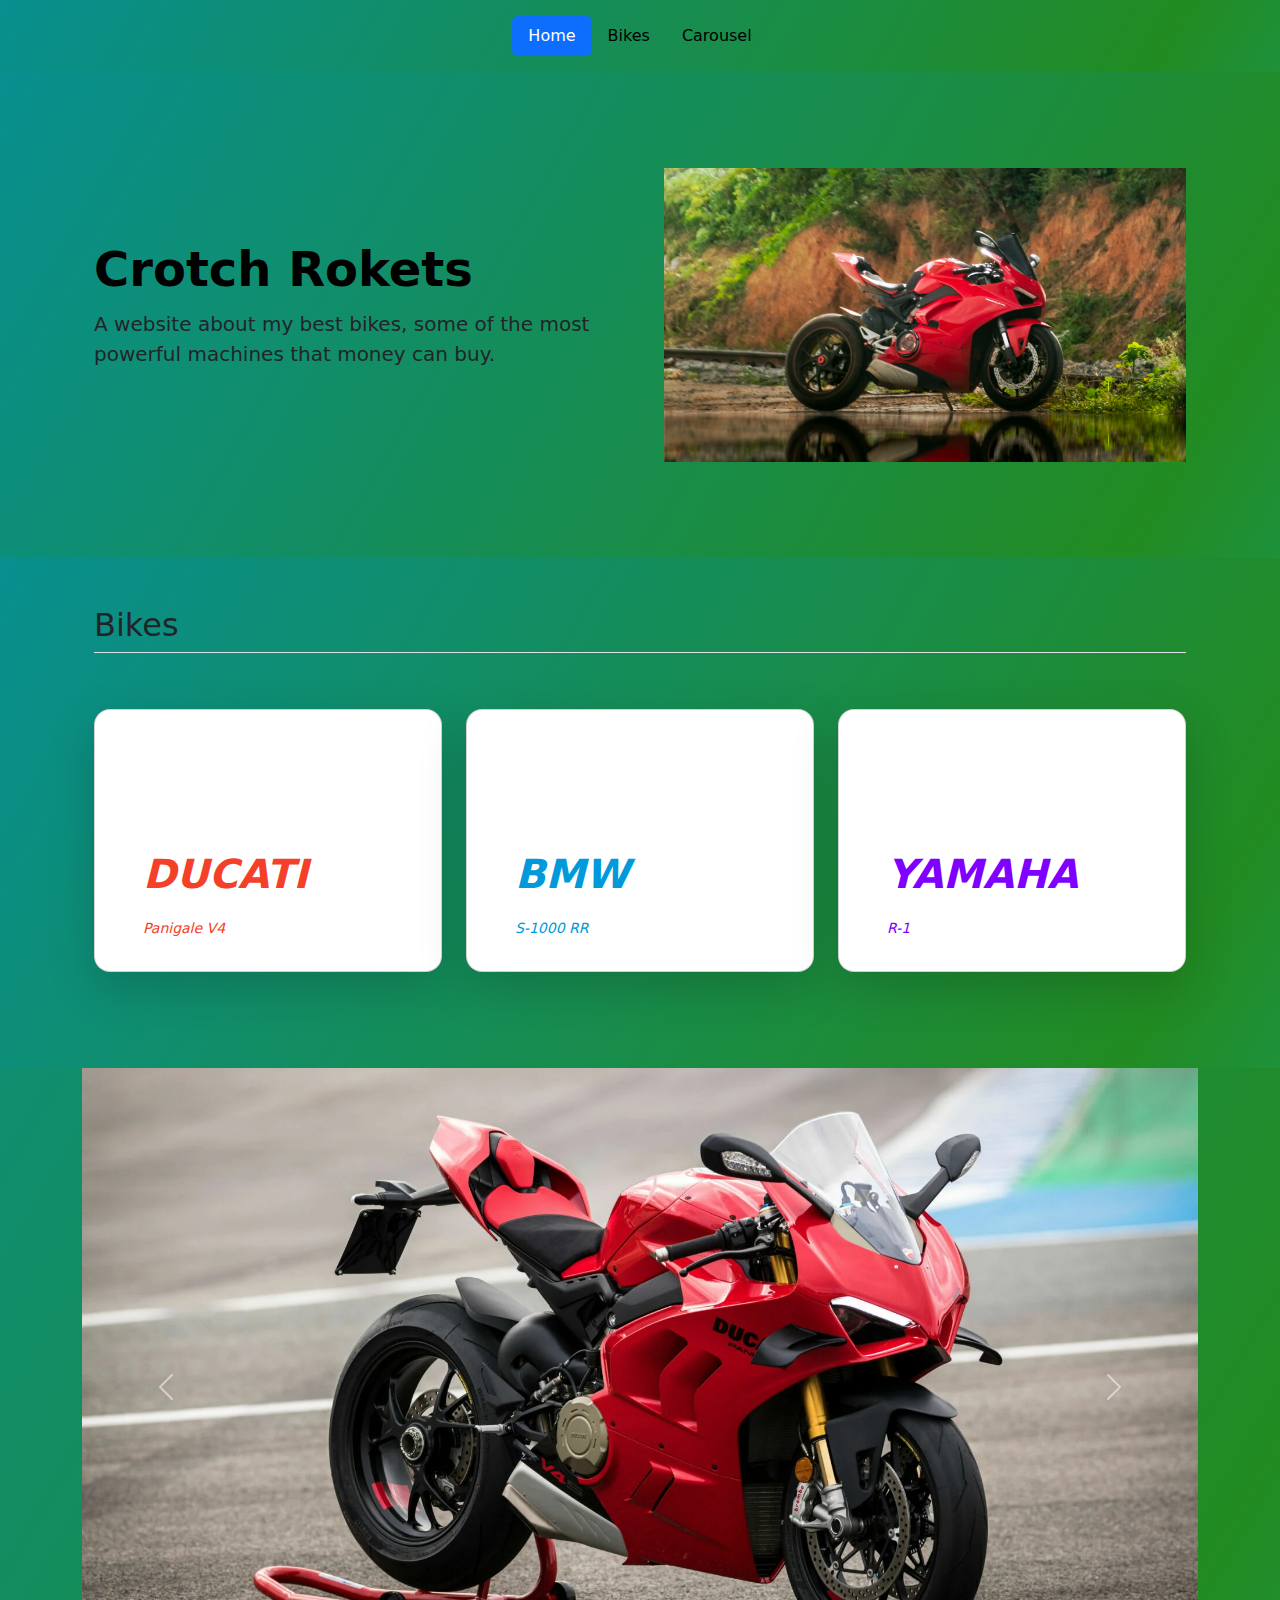
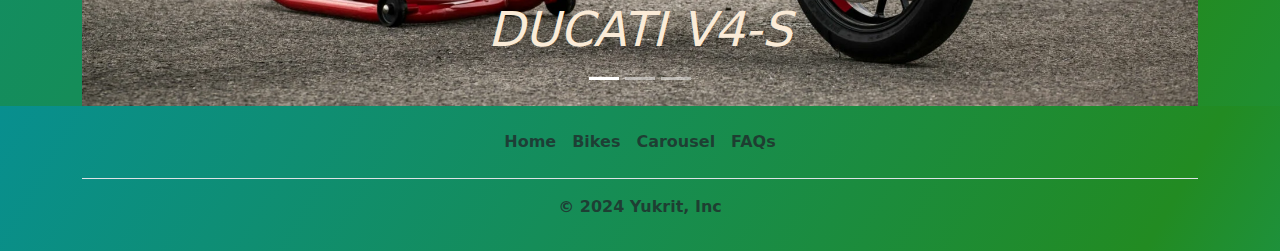
<file: index.html>
<!DOCTYPE html>
<html lang="eu">
    <head>
        <meta charset="UTF-8"/>
        <title>The Website</title>
        <link href="https://cdn.jsdelivr.net/npm/bootstrap@5.3.3/dist/css/bootstrap.min.css" rel="stylesheet" integrity="sha384-QWTKZyjpPEjISv5WaRU9OFeRpok6YctnYmDr5pNlyT2bRjXh0JMhjY6hW+ALEwIH" crossorigin="anonymous">
        <link 
        rel="stylesheet"
        href="./style.css"
        />
    </head>
    <body>
        <section>
                <header class="d-flex justify-content-center py-3 gradient-background">
                  <ul class="nav nav-pills">
                    <li class="nav-item"><a href="./index.html" class="nav-link active" aria-current="page">Home</a></li>
                    <li class="nav-item"><a href="#bikes" class="nav-link" style="color: black;">Bikes</a></li>
                    <li class="nav-item"><a href="#carousel" class="nav-link" style="color: black;">Carousel</a></li>
                  </ul>
                </header>
        </section>

        <section class="gradient-background">
            <div class="container col-xxl-8 px-4 py-5">
                <div class="row flex-lg-row-reverse align-items-center g-5 py-5">
                  <div class="col-10 col-sm-8 col-lg-6">
                    <img src="./images/v41.png" class="d-block mx-lg-auto img-fluid" alt="panigale-V4" width="600px" height="800px" loading="lazy">
                  </div>
                  <div class="col-lg-6">
                    <h1 class="display-5 fw-bold text-body-emphasis lh-1 mb-3">Crotch Rokets</h1>
                    <p class="lead">A website about my best bikes, some of the most powerful machines that money can buy.</p>
                    <div class="d-grid gap-2 d-md-flex justify-content-md-start">
                    </div>
                  </div>
                </div>
              </div>
        </section>

        <section id="bikes" class="gradient-background">
            <div class="container px-4 py-5" id="custom-cards">
                <h2 class="pb-2 border-bottom">Bikes</h2>
            
                <a href="./assets/dv4.html"><div class="row row-cols-1 row-cols-lg-3 align-items-stretch g-4 py-5">
                  <div class="col">
                    <div class="card card-cover h-100 overflow-hidden text-bg-dark rounded-4 shadow-lg" style="background-image: url('./images/v4.png');">
                      <div class="d-flex flex-column h-100 p-5 pb-3 text-white text-shadow-1">
                        <h3 class="pt-5 mt-5 mb-4 display-6 lh-1 fw-bold" style="font-style: italic; color: #f54029;">DUCATI</h3>
                        <ul class="d-flex list-unstyled mt-auto">
                          <li class="d-flex align-items-center">
                            <small style="color: #f54029; font-style: italic;">Panigale V4</small>
                          </li>
                        </ul>
                      </div>
                    </div>
                  </div></a>
                
            
                  <a href="./assets/BMW.html"><div class="col">
                    <div class="card card-cover h-100 overflow-hidden text-bg-dark rounded-4 shadow-lg" style="background-image: url('./images/v4.png');">
                      <div class="d-flex flex-column h-100 p-5 pb-3 text-white text-shadow-1">
                        <h3 class="pt-5 mt-5 mb-4 display-6 lh-1 fw-bold" style="font-style: italic; color: #009ADA;">BMW</h3>
                        <ul class="d-flex list-unstyled mt-auto">
                          <li class="d-flex align-items-center">
                            <small style="color: #009ADA; font-style: italic;">S-1000 RR</small>
                          </li>
                        </ul>
                      </div>
                    </div>
                  </div></a>
                  
            
                  <a href="./assets/R1.html"> <div class="col">
                    <div class="card card-cover h-100 overflow-hidden text-bg-dark rounded-4 shadow-lg" style="background-image: url('./images/v4.png');">
                      <div class="d-flex flex-column h-100 p-5 pb-3 text-shadow-1">
                        <h3 class="pt-5 mt-5 mb-4 display-6 lh-1 fw-bold" style="font-style: italic; color: #7F00FF;">YAMAHA</h3>
                        <ul class="d-flex list-unstyled mt-auto">
                          <li class="d-flex align-items-center me-3">
                            <small style="font-style: italic; color: #7F00FF;">R-1</small>
                          </li>
                        </ul>
                      </div>
                    </div>
                  </div>
                </div>
              </div></a>
                 
        </section>

        <section id="carousel">
            <div class="container"><div id="carouselExampleCaptions" class="carousel slide">
                <div class="carousel-indicators">
                  <button type="button" data-bs-target="#carouselExampleCaptions" data-bs-slide-to="0" class="active" aria-current="true" aria-label="Slide 1"></button>
                  <button type="button" data-bs-target="#carouselExampleCaptions" data-bs-slide-to="1" aria-label="Slide 2"></button>
                  <button type="button" data-bs-target="#carouselExampleCaptions" data-bs-slide-to="2" aria-label="Slide 3"></button>
                </div>
                <div class="carousel-inner">
                  <div class="carousel-item active">
                    <img src="./images/dv41.png" class="d-block w-100" alt="Ducati v4">
                    <div class="carousel-caption d-none d-md-block">
                      <h5 style="font-style: italic; color: antiquewhite; font-size: 3rem;">DUCATI V4-S</h5>
                    </div>
                  </div>
                  <div class="carousel-item">
                    <img src="./images/bmw.png" class="d-block w-100" alt="BMW S-1000">
                    <div class="carousel-caption d-none d-md-block">
                        <h5 style="font-style: italic; color:antiquewhite; font-size: 3rem;">BMW S-1000RR</h5>
                    </div>
                  </div>
                  <div class="carousel-item">
                    <img src="./images/r1.png" class="d-block w-100" alt="Yamaha r1">
                    <div class="carousel-caption d-none d-md-block">
                      <h5 style="font-style: italic; color:antiquewhite; font-size: 3rem;">BMW S-1000RR</h5>
                    </div>
                  </div>
                </div>
                <button class="carousel-control-prev" type="button" data-bs-target="#carouselExampleCaptions" data-bs-slide="prev">
                  <span class="carousel-control-prev-icon" aria-hidden="true"></span>
                  <span class="visually-hidden">Previous</span>
                </button>
                <button class="carousel-control-next" type="button" data-bs-target="#carouselExampleCaptions" data-bs-slide="next">
                  <span class="carousel-control-next-icon" aria-hidden="true"></span>
                  <span class="visually-hidden">Next</span>
                </button>
              </div>
        </section>
    </div>
            

        <section class="gradient-background" id="footer">
            <div class="container">
                <footer class="py-3 my-0">
                  <ul class="nav justify-content-center border-bottom pb-3 mb-3">
                    <li class="nav-item"><a href="./index.html" class="nav-link px-2 text-body-secondary">Home</a></li>
                    <li class="nav-item"><a href="#bikes" class="nav-link px-2 text-body-secondary">Bikes</a></li>
                    <li class="nav-item"><a href="#carousel" class="nav-link px-2 text-body-secondary">Carousel</a></li>
                    <li class="nav-item"><a href="#" class="nav-link px-2 text-body-secondary">FAQs</a></li>
                  </ul>
                  <p class="text-center text-body-secondary">© 2024 Yukrit, Inc</p>
                </footer>
              </div>
        </section>


        <script src="https://cdn.jsdelivr.net/npm/bootstrap@5.3.3/dist/js/bootstrap.bundle.min.js" integrity="sha384-YvpcrYf0tY3lHB60NNkmXc5s9fDVZLESaAA55NDzOxhy9GkcIdslK1eN7N6jIeHz" crossorigin="anonymous"></script>
    </body>
</html>
</file>
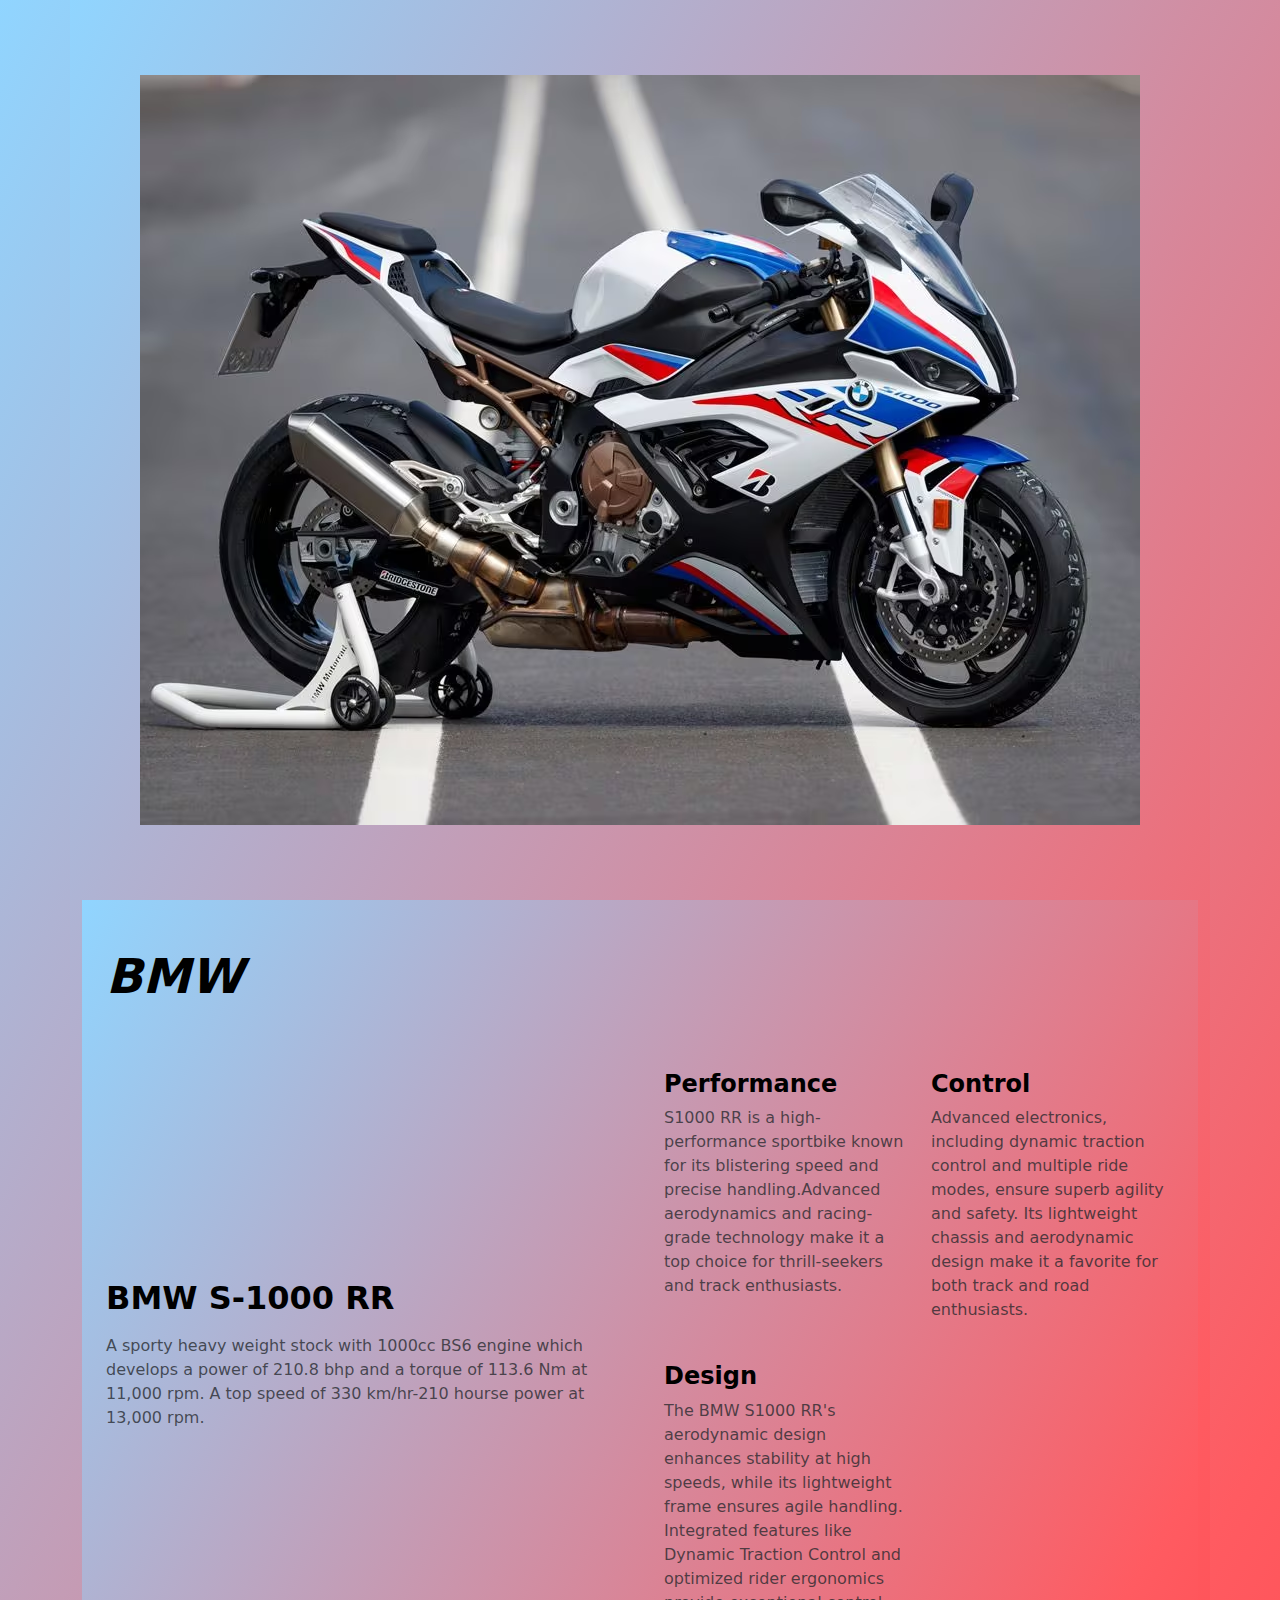
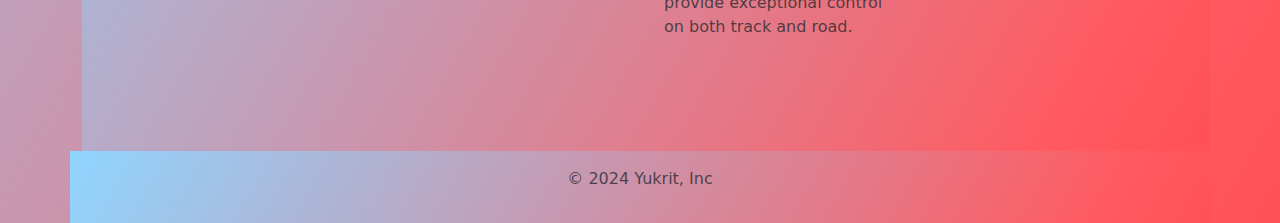
<file: assets/BMW.html>
<!DOCTYPE html>
<html lang="en">
<head>
    <meta charset="UTF-8">
    <meta name="viewport" content="width=device-width, initial-scale=1.0">
    <title>BMW S-1000RR</title>
    <link href="https://cdn.jsdelivr.net/npm/bootstrap@5.3.3/dist/css/bootstrap.min.css" rel="stylesheet" integrity="sha384-QWTKZyjpPEjISv5WaRU9OFeRpok6YctnYmDr5pNlyT2bRjXh0JMhjY6hW+ALEwIH" crossorigin="anonymous">
    <style>
        body{
            background: linear-gradient(300deg, red, #FF5B61, #90d5ff);
        background-size: 180% 180%;
        animation: gradient-animation 18s ease infinite;
        }

        .s1{
            display: flex;
            justify-content: center;
            align-items: center;
            height: 100vh;
        }

        .container{
        background: linear-gradient(300deg, red, #FF5B61, #90d5ff);
        background-size: 180% 180%;
        animation: gradient-animation 18s ease infinite;
        }
    </style>
</head>
<body>
        <div class="container">
        <div class="img s1"><img src="../images/bmw1.png"/></div>
        <div class="about" id="abt">
            <div class="container px-4 py-5">
                <h2 class="pb-2" style="font-size: 3rem; color: black; font-weight: bold; font-style: italic;">BMW</h2>
            
                <div class="row row-cols-1 row-cols-md-2 align-items-md-center g-5 py-5">
                  <div class="col d-flex flex-column align-items-start gap-2">
                    <h2 class="fw-bold text-body-emphasis" style="font-size: 2rem;">BMW S-1000 RR</h2>
                    <p class="text-body-secondary">A sporty heavy weight stock with 1000cc BS6 engine which develops a power of 210.8 bhp and a torque of 113.6 Nm at 11,000 rpm. 
                        A top speed of 330 km/hr-210 hourse power at 13,000 rpm.
                    </p>
                  </div>
            
                  <div class="col">
                    <div class="row row-cols-1 row-cols-sm-2 g-4">
                      <div class="col d-flex flex-column gap-2">
                        
                        <h4 class="fw-semibold mb-0 text-body-emphasis">Performance</h4>
                        <p class="text-body-secondary"> S1000 RR is a high-performance sportbike known for its blistering speed and precise handling.Advanced aerodynamics and racing-grade technology make it a top choice for thrill-seekers and track enthusiasts.</p>
                      </div>
            
                      <div class="col d-flex flex-column gap-2">
                        <h4 class="fw-semibold mb-0 text-body-emphasis">Control</h4>
                        <p class="text-body-secondary"> Advanced electronics, including dynamic traction control and multiple ride modes, ensure superb agility and safety. Its lightweight chassis and aerodynamic design make it a favorite for both track and road enthusiasts.</p>
                      </div>
            
                      <div class="col d-flex flex-column gap-2">
                        <h4 class="fw-semibold mb-0 text-body-emphasis">Design</h4>
                        <p class="text-body-secondary"> The BMW S1000 RR's aerodynamic design enhances stability at high speeds, while its lightweight frame ensures agile handling. Integrated features like Dynamic Traction Control and optimized rider ergonomics provide exceptional control on both track and road.</p>
                      </div>
                      </div>
                    </div>
                  </div>
                </div>
              </div>
        </div>
    </div>
    
    <section class="gradient-background" id="footer">
      <div class="container">
          <footer class="py-3 px-2 my-0">
            <p class="text-center text-body-secondary">© 2024 Yukrit, Inc</p>
          </footer>
        </div>
  </section>

</body>
</html>
</file>
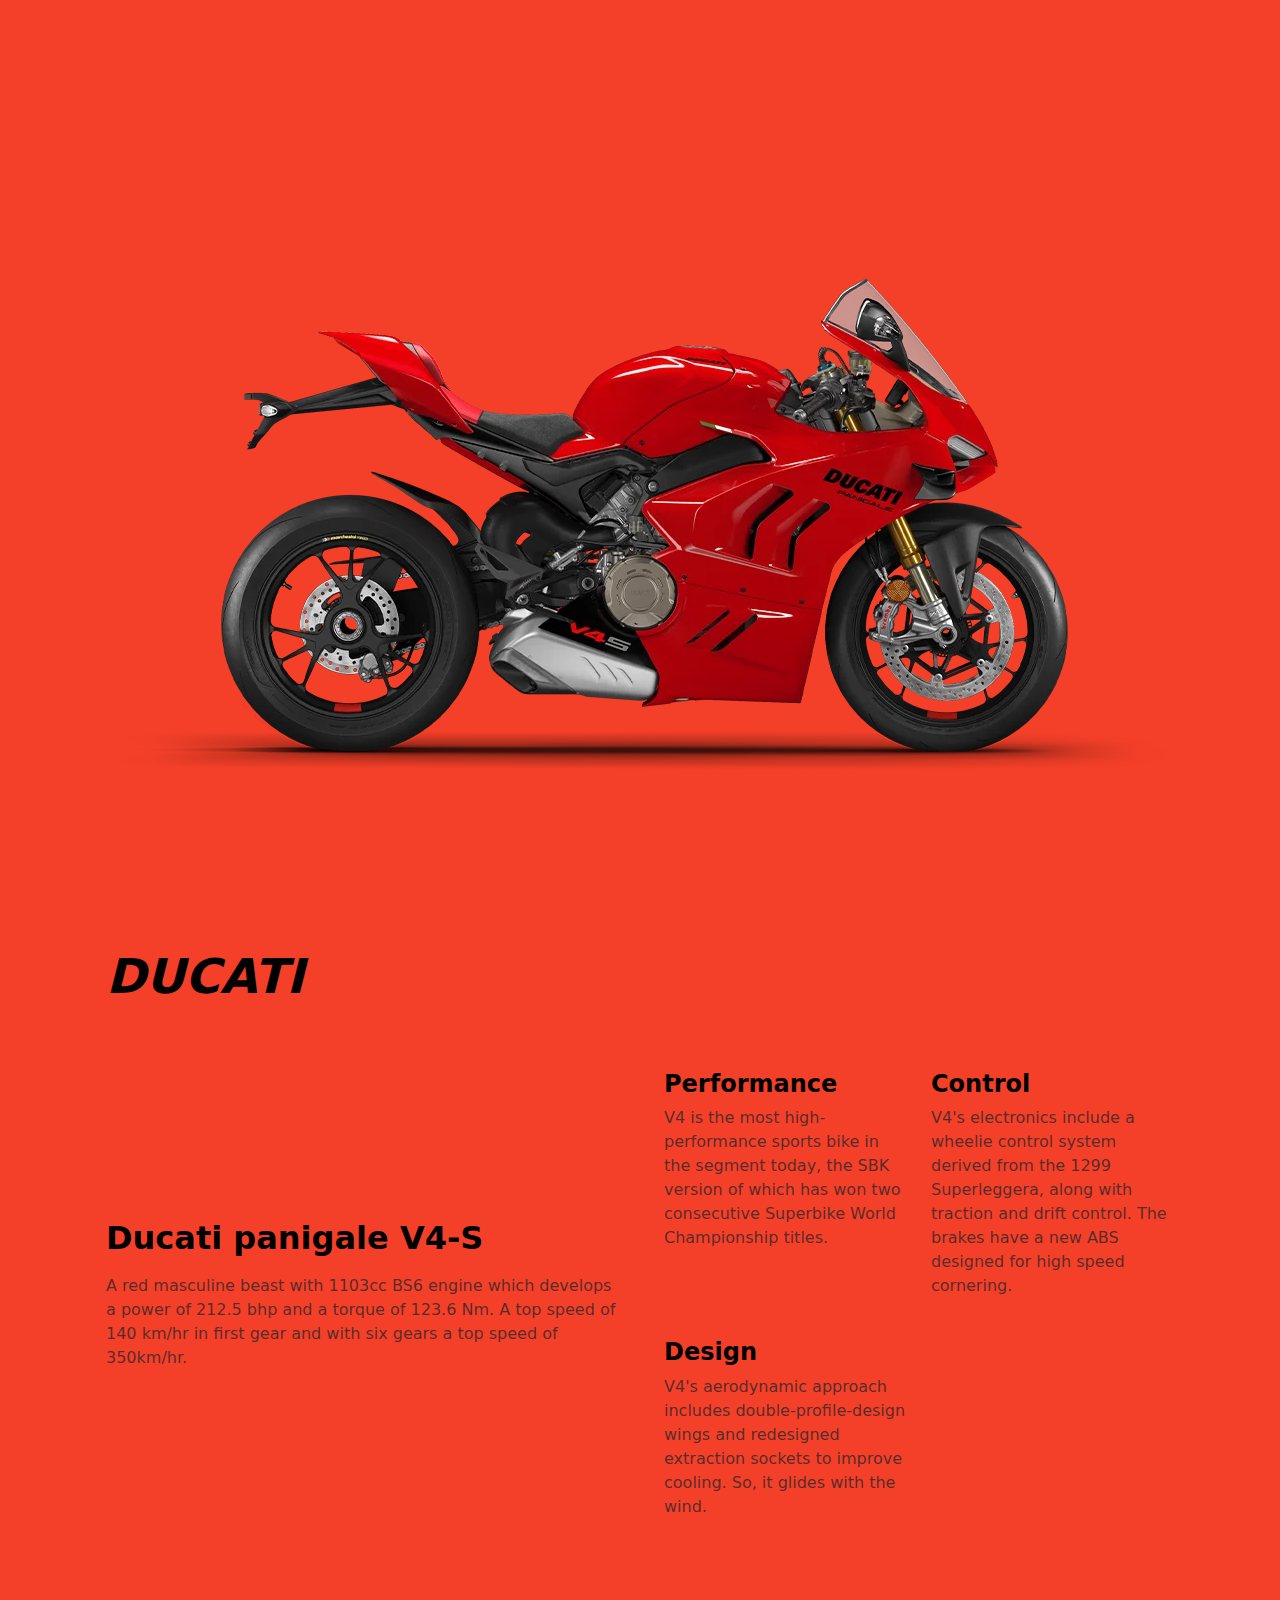
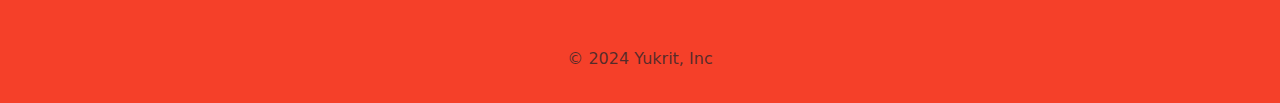
<file: assets/dv4.html>
<!DOCTYPE html>
<html lang="en">
<head>
    <meta charset="UTF-8">
    <meta name="viewport" content="width=device-width, initial-scale=1.0">
    <title>Panigale V4-S</title>
    <link href="https://cdn.jsdelivr.net/npm/bootstrap@5.3.3/dist/css/bootstrap.min.css" rel="stylesheet" integrity="sha384-QWTKZyjpPEjISv5WaRU9OFeRpok6YctnYmDr5pNlyT2bRjXh0JMhjY6hW+ALEwIH" crossorigin="anonymous">
    <style>
        body{
            background-color: #f54029;
        }

        .v4{
            display: flex;
            justify-content: center;
            align-items: center;
            height: 100vh;
        }

        .container{
            background-color: #f54029;
        }
    </style>
</head>
<body>
        <div class="container">
        <div class="img v4"><img src="../images/dv4.png"/></div>
        <div class="about" id="abt">
            <div class="container px-4 py-5">
                <h2 class="pb-2" style="font-size: 3rem; color: black; font-weight: bold; font-style: italic;">DUCATI</h2>
            
                <div class="row row-cols-1 row-cols-md-2 align-items-md-center g-5 py-5">
                  <div class="col d-flex flex-column align-items-start gap-2">
                    <h2 class="fw-bold text-body-emphasis" style="font-size: 2rem;">Ducati panigale V4-S</h2>
                    <p class="text-body-secondary">A red masculine beast with 1103cc BS6 engine which develops a power of 212.5 bhp and a torque of 123.6 Nm. 
                        A top speed of 140 km/hr in first gear and with six gears a top speed of 350km/hr.
                    </p>
                  </div>
            
                  <div class="col">
                    <div class="row row-cols-1 row-cols-sm-2 g-4">
                      <div class="col d-flex flex-column gap-2">
                        
                        <h4 class="fw-semibold mb-0 text-body-emphasis">Performance</h4>
                        <p class="text-body-secondary"> V4 is the most high-performance sports bike in the segment today, the SBK version of which has won two consecutive Superbike World Championship titles.</p>
                      </div>
            
                      <div class="col d-flex flex-column gap-2">
                        <h4 class="fw-semibold mb-0 text-body-emphasis">Control</h4>
                        <p class="text-body-secondary"> V4's electronics include a wheelie control system derived from the 1299 Superleggera, along with traction and drift control. The brakes have a new ABS designed for high speed cornering.</p>
                      </div>
            
                      <div class="col d-flex flex-column gap-2">
                        <h4 class="fw-semibold mb-0 text-body-emphasis">Design</h4>
                        <p class="text-body-secondary"> V4's aerodynamic approach includes double-profile-design wings and redesigned extraction sockets to improve cooling. So, it glides with the wind.</p>
                      </div>
                      </div>
                    </div>
                  </div>
                </div>
              </div>
        </div>
    </div>
    
    <section class="gradient-background" id="footer">
        <div class="container">
            <footer class="py-3 my-0">
              <p class="text-center text-body-secondary">© 2024 Yukrit, Inc</p>
            </footer>
          </div>
    </section>
</body>
</html>
</file>
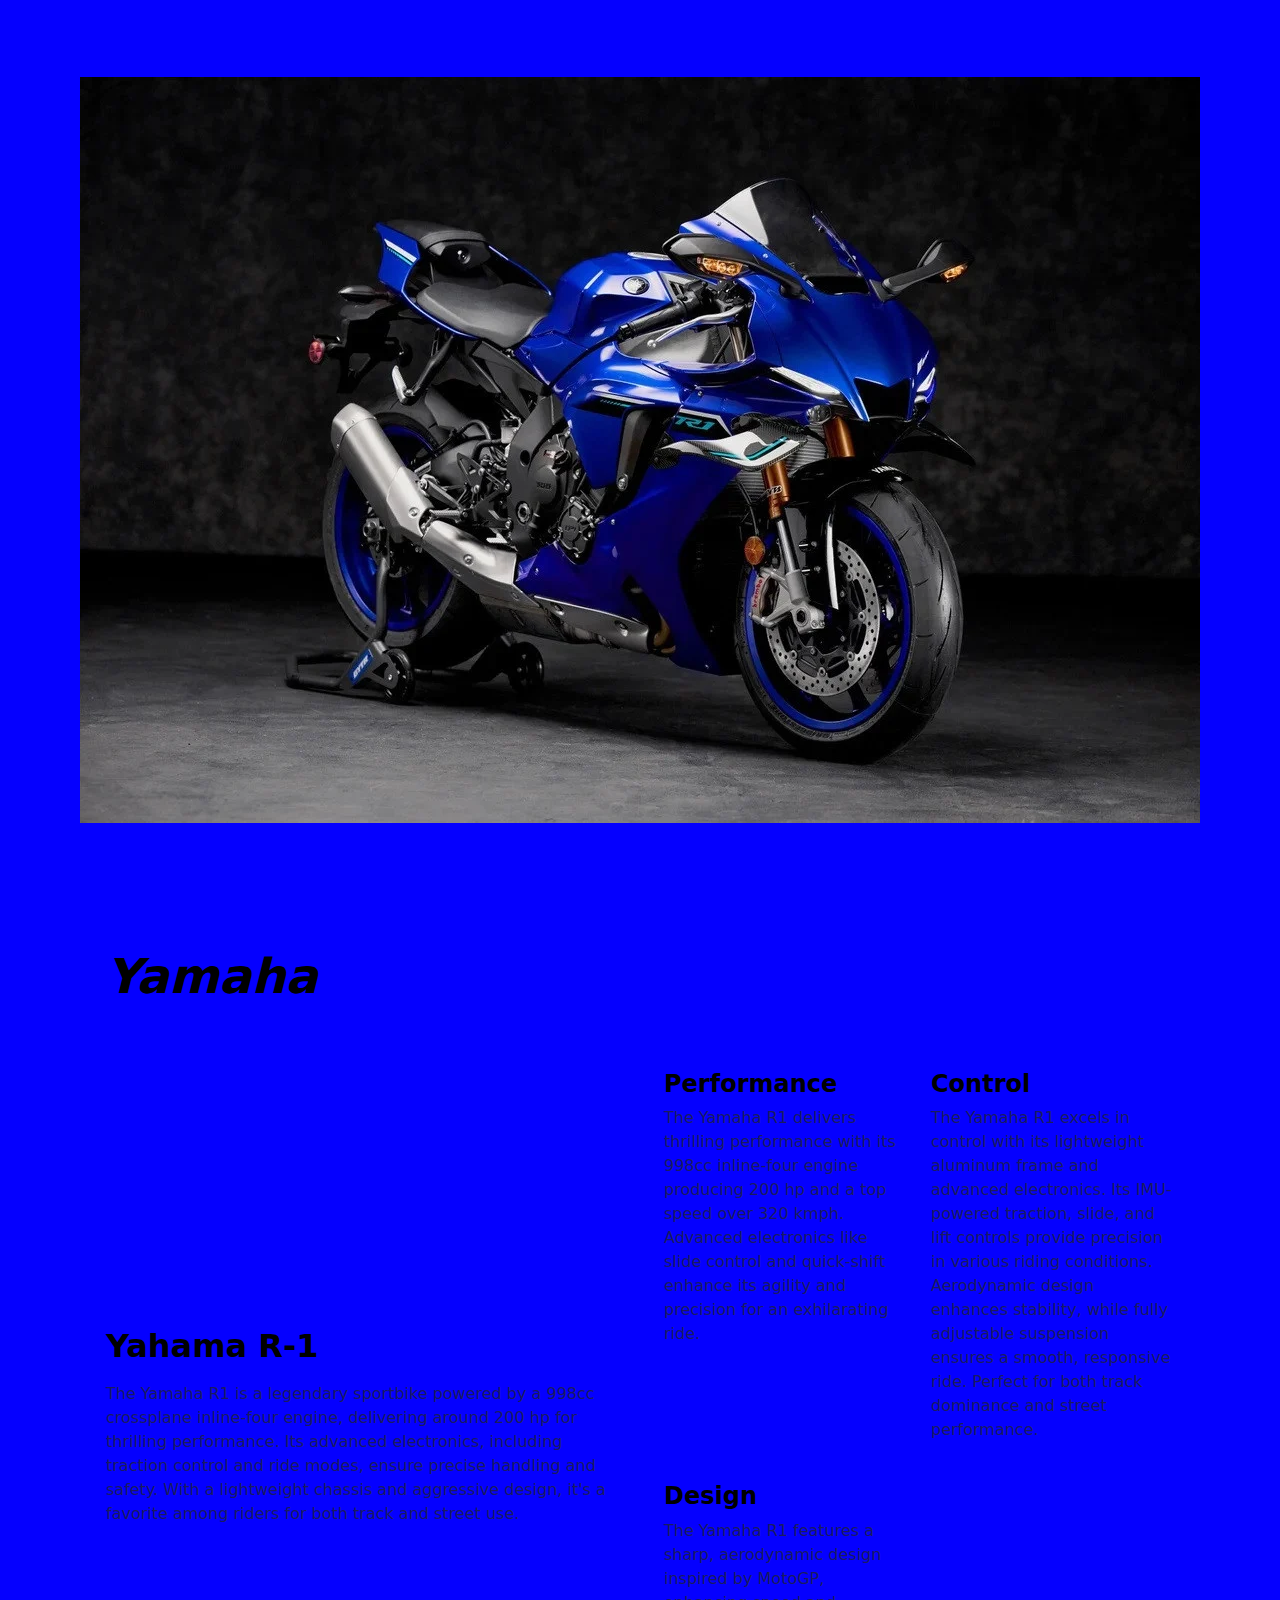
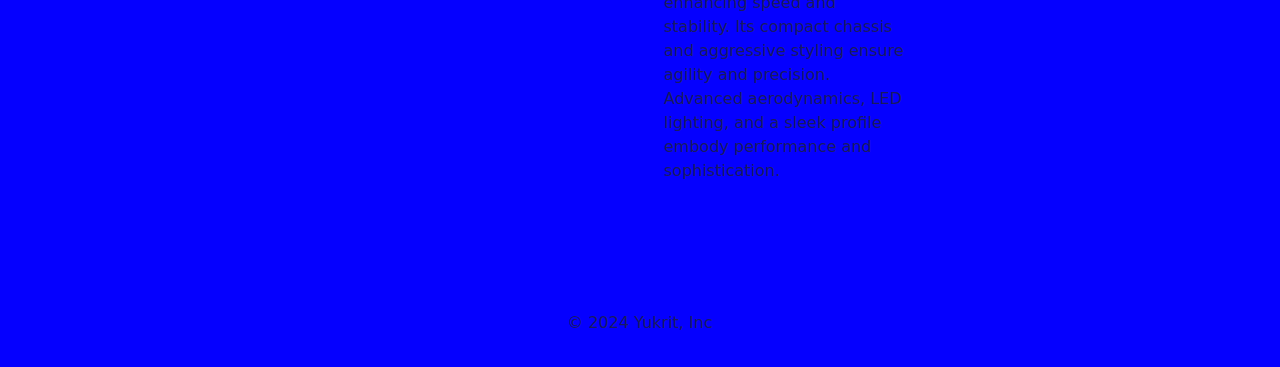
<file: assets/R1.html>
<!DOCTYPE html>
<html lang="en">
<head>
    <meta charset="UTF-8">
    <meta name="viewport" content="width=device-width, initial-scale=1.0">
    <title>Yamaha R-1</title>
    <link href="https://cdn.jsdelivr.net/npm/bootstrap@5.3.3/dist/css/bootstrap.min.css" rel="stylesheet" integrity="sha384-QWTKZyjpPEjISv5WaRU9OFeRpok6YctnYmDr5pNlyT2bRjXh0JMhjY6hW+ALEwIH" crossorigin="anonymous">
    <style>
        body{
            background-color: #0500FF;
        }

        .r1{
            display: flex;
            justify-content: center;
            align-items: center;
            height: 100vh;
        }

        .container{
            background-color: #0500FF;
        }
    </style>
</head>
<body>
        <div class="container">
        <div class="img r1"><img src="../images/r11.webp"/></div>
        <div class="about" id="abt">
            <div class="container px-4 py-5">
                <h2 class="pb-2" style="font-size: 3rem; color: black; font-weight: bold; font-style: italic;">Yamaha</h2>
            
                <div class="row row-cols-1 row-cols-md-2 align-items-md-center g-5 py-5">
                  <div class="col d-flex flex-column align-items-start gap-2">
                    <h2 class="fw-bold text-body-emphasis" style="font-size: 2rem;">Yahama R-1</h2>
                    <p class="text-body-secondary">The Yamaha R1 is a legendary sportbike powered by a 998cc crossplane inline-four engine, delivering around 200 hp for thrilling performance. Its advanced electronics, including traction control and ride modes, ensure precise handling and safety. With a lightweight chassis and aggressive design, it's a favorite among riders for both track and street use.
                    </p>
                  </div>
            
                  <div class="col">
                    <div class="row row-cols-1 row-cols-sm-2 g-4">
                      <div class="col d-flex flex-column gap-2">
                        
                        <h4 class="fw-semibold mb-0 text-body-emphasis">Performance</h4>
                        <p class="text-body-secondary"> The Yamaha R1 delivers thrilling performance with its 998cc inline-four engine producing 200 hp and a top speed over 320 kmph. Advanced electronics like slide control and quick-shift enhance its agility and precision for an exhilarating ride.</p>
                      </div>
            
                      <div class="col d-flex flex-column gap-2">
                        <h4 class="fw-semibold mb-0 text-body-emphasis">Control</h4>
                        <p class="text-body-secondary"> The Yamaha R1 excels in control with its lightweight aluminum frame and advanced electronics. Its IMU-powered traction, slide, and lift controls provide precision in various riding conditions. Aerodynamic design enhances stability, while fully adjustable suspension ensures a smooth, responsive ride. Perfect for both track dominance and street performance.</p>
                      </div>
            
                      <div class="col d-flex flex-column gap-2">
                        <h4 class="fw-semibold mb-0 text-body-emphasis">Design</h4>
                        <p class="text-body-secondary"> The Yamaha R1 features a sharp, aerodynamic design inspired by MotoGP, enhancing speed and stability. Its compact chassis and aggressive styling ensure agility and precision. Advanced aerodynamics, LED lighting, and a sleek profile embody performance and sophistication.</p>
                      </div>
                      </div>
                    </div>
                  </div>
                </div>
              </div>
        </div>
    </div>
    
    <section class="gradient-background" id="footer">
        <div class="container">
            <footer class="py-3 my-0">
              <p class="text-center text-body-secondary">© 2024 Yukrit, Inc</p>
            </footer>
          </div>
    </section>
</body>
</html>
</file>
<file: style.css>
.gradient-background {
   background: linear-gradient(300deg, #00bfff, #228B22, #088F8F);
   background-size: 180% 180%;
   animation: gradient-animation 18s ease infinite;
 }

 a{
   text-decoration: none;
 }

 #footer{
   font-weight: bold;
 }

 body{
     background: linear-gradient(300deg, #00bfff, #228B22, #088F8F);
   background-size: 180% 180%;
   animation: gradient-animation 18s ease infinite;
 }
</file>
